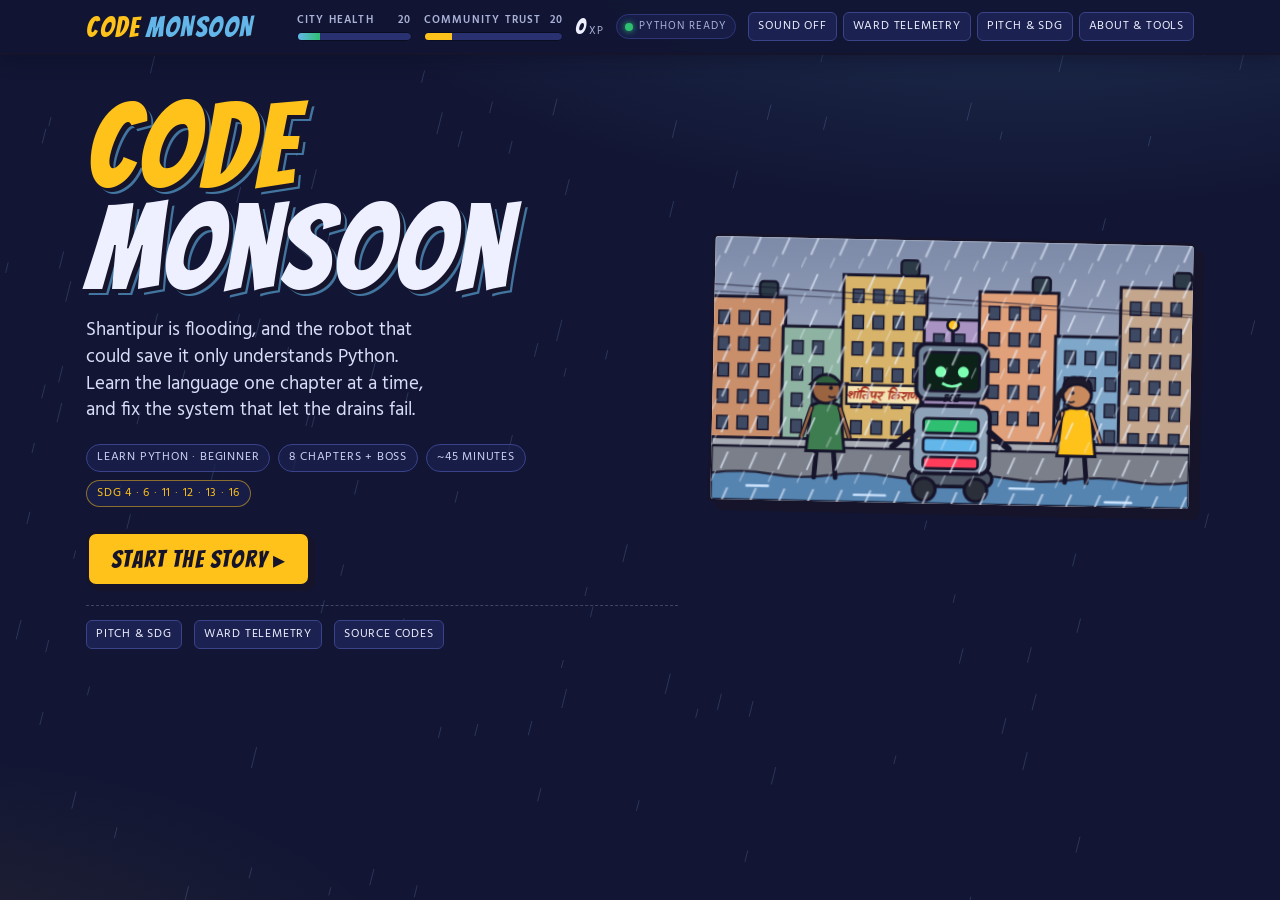
<file: Strory verse/codes/index.html>
<!doctype html>
<html lang="en">
<head>
  <meta charset="utf-8">
  <title>Code Monsoon · Storyverse Round 2</title>
  <meta name="description" content="A comic-style story game that teaches Python to complete beginners. Fix the drains. Fix the system. Storyverse 2026.">
  <meta name="viewport" content="width=device-width, initial-scale=1, viewport-fit=cover">
  <link rel="preconnect" href="https://fonts.googleapis.com">
  <link rel="preconnect" href="https://fonts.gstatic.com" crossorigin>
  <link rel="stylesheet" href="https://fonts.googleapis.com/css2?family=Bangers&family=Hind:wght@400;500;600;700&family=JetBrains+Mono:wght@400;600&family=Kalam:wght@400;700&display=swap">
  <link rel="stylesheet" href="style.css">
  
  <!-- Local offline Skulpt runtime with automatic CDN fallback -->
  <script src="vendor/skulpt.min.js"></script>
  <script src="vendor/skulpt-stdlib.js"></script>
  <script>
    if (typeof Sk === 'undefined') {
      document.write('<script src="https://cdn.jsdelivr.net/npm/skulpt@1.2.0/dist/skulpt.min.js"><\\/script>');
      document.write('<script src="https://cdn.jsdelivr.net/npm/skulpt@1.2.0/dist/skulpt-stdlib.js"><\\/script>');
    }
  </script>
</head>
<body>
  <canvas id="rain" aria-hidden="true"></canvas>

  <header class="top">
    <div class="top-in">
      <button class="brand" id="home" aria-label="Code Monsoon home">CODE <span>MONSOON</span></button>
      <div class="hud" aria-label="Progress">
        <div class="meter">
          <label><span><span class="lg">City </span>Health</span><span id="hv">0</span></label>
          <div class="bar health"><i id="hb"></i></div>
        </div>
        <div class="meter">
          <label><span><span class="lg">Community </span>Trust</span><span id="tv">0</span></label>
          <div class="bar trust"><i id="tb"></i></div>
        </div>
        <div class="xp" id="xp">0<small>XP</small></div>
        <div class="engine" id="engine"><i></i><span>Python Loading</span></div>
        <div class="top-btns">
          <button class="iconbtn" id="snd" aria-pressed="false">Sound Off</button>
          <button class="iconbtn" id="telem">Ward Telemetry</button>
          <button class="iconbtn" id="pitch">Pitch &amp; SDG</button>
          <button class="iconbtn" id="about">About &amp; Tools</button>
        </div>
      </div>
    </div>
  </header>

  <main class="wrap" id="app"></main>

  <script src="story_data.js"></script>
  <script src="game.js"></script>
</body>
</html>
</file>
<file: Strory verse/codes/style.css>
/* =========================================================
   CODE MONSOON - STYLESHEET
   Storyverse Round 2: Build the World
   Comic-style narrative learn-to-code game (Python)
   ========================================================= */

:root {
  --night: #121634;        /* monsoon night ground */
  --night-2: #1b2150;      /* raised surfaces */
  --night-3: #242c6b;      /* card hover / active */
  --paper: #f3f6f8;        /* comic panel paper */
  --ink: #16142a;          /* comic ink lines */
  --marigold: #ffc21a;     /* Meera's kurta, accents */
  --rain: #62b6ea;         /* water, info */
  --leaf: #2fbf71;         /* success, green waste */
  --alarm: #ff3d5a;        /* GRIDLOCK red, danger */
  --term: #0c2219;         /* BOLT terminal bg */
  --term-fg: #7dffb2;      /* terminal text */
  --muted: #aab2d8;
  --fg: #eef0ff;
  --display: "Bangers", "Impact", "Arial Narrow Bold", sans-serif;
  --hand: "Kalam", "Comic Sans MS", "Segoe Print", cursive;
  --body: "Hind", "Segoe UI", system-ui, sans-serif;
  --mono: "JetBrains Mono", ui-monospace, "SFMono-Regular", Menlo, Consolas, monospace;
  color-scheme: dark;
}

* { box-sizing: border-box; }
html {
  background: var(--night);
  color: var(--fg);
  scroll-behavior: smooth;
  scroll-padding-top: env(safe-area-inset-top, 0px);
}
body {
  margin: 0;
  padding: 0;
  font-family: var(--body);
  font-size: 16px;
  line-height: 1.5;
  min-height: 100vh;
  color: var(--fg);
  background-attachment: fixed;
  background:
    radial-gradient(1200px 500px at 80% -10%, rgba(98, 182, 234, .18), transparent 60%),
    radial-gradient(900px 400px at -10% 110%, rgba(255, 194, 26, .08), transparent 60%),
    var(--night);
}

img { max-width: 100%; }
button { font: inherit; cursor: pointer; }
:focus-visible { outline: 3px solid var(--marigold); outline-offset: 2px; }

.wrap {
  max-width: 1140px;
  margin: 0 auto;
  padding-inline: 16px;
  padding-block: 0 48px;
  position: relative;
}

/* =========================================================
   TOP BAR & HUD
   ========================================================= */
.top {
  position: sticky;
  top: env(safe-area-inset-top, 0px);
  z-index: 30;
  background: rgba(18, 22, 52, .94);
  backdrop-filter: blur(10px);
  border-bottom: 2px solid var(--ink);
  box-shadow: 0 4px 18px rgba(10, 12, 34, 0.45);
}
.top-in {
  max-width: 1140px;
  margin: 0 auto;
  padding: 10px 16px;
  display: flex;
  gap: 12px;
  align-items: center;
  flex-wrap: wrap;
}
.brand {
  font-family: var(--display);
  font-size: 28px;
  letter-spacing: 1.5px;
  color: var(--marigold);
  background: none;
  border: 0;
  padding: 0;
  line-height: 1;
  text-shadow: 2px 2px 0 var(--ink);
  display: flex;
  align-items: center;
  gap: 6px;
  transition: transform .12s;
}
.brand:hover { transform: scale(1.02); }
.brand span { color: var(--rain); }

.hud {
  display: flex;
  gap: 12px;
  align-items: center;
  flex-wrap: wrap;
  margin-left: auto;
}
.meter {
  display: flex;
  flex-direction: column;
  gap: 3px;
  min-width: 115px;
}
.meter label {
  gap: 8px;
  font-size: 11px;
  letter-spacing: 1.2px;
  text-transform: uppercase;
  color: var(--muted);
  display: flex;
  justify-content: space-between;
  font-variant-numeric: tabular-nums;
  font-weight: 600;
}
.bar {
  height: 9px;
  border-radius: 5px;
  background: #2a3170;
  overflow: hidden;
  border: 1px solid #0a0c22;
}
.bar i {
  display: block;
  height: 100%;
  transition: width .8s cubic-bezier(.2, .8, .2, 1);
}
.bar.health i { background: linear-gradient(90deg, var(--rain), var(--leaf)); }
.bar.trust i { background: var(--marigold); }

.xp {
  font-family: var(--display);
  font-size: 22px;
  letter-spacing: 1px;
  color: var(--fg);
  font-variant-numeric: tabular-nums;
}
.xp small {
  font-family: var(--body);
  font-size: 11px;
  color: var(--muted);
  letter-spacing: 1.2px;
  margin-left: 3px;
}

.engine {
  font-size: 11px;
  letter-spacing: 1px;
  text-transform: uppercase;
  color: var(--muted);
  display: flex;
  align-items: center;
  gap: 6px;
  padding: 3px 8px;
  border-radius: 999px;
  background: rgba(27, 33, 80, 0.7);
  border: 1px solid #2e3678;
}
.engine i {
  width: 8px;
  height: 8px;
  border-radius: 50%;
  background: #777;
  display: inline-block;
}
.engine.ok i { background: var(--leaf); box-shadow: 0 0 6px var(--leaf); }
.engine.bad i { background: var(--alarm); box-shadow: 0 0 6px var(--alarm); }

.top-btns {
  display: flex;
  gap: 6px;
  align-items: center;
  flex-wrap: wrap;
}
.iconbtn {
  font-family: var(--body);
  font-size: 11.5px;
  letter-spacing: 0.8px;
  text-transform: uppercase;
  color: var(--fg);
  background: var(--night-2);
  border: 1.5px solid #3a438a;
  border-radius: 6px;
  padding: 5px 9px;
  transition: background .15s, border-color .15s, transform .12s;
  display: inline-flex;
  align-items: center;
  gap: 4px;
}
.iconbtn:hover {
  border-color: var(--marigold);
  background: var(--night-3);
  transform: translateY(-1px);
}
.iconbtn.active {
  border-color: var(--marigold);
  background: var(--marigold);
  color: var(--ink);
  font-weight: 700;
}

/* Background Canvas */
#rain {
  position: fixed;
  inset: 0;
  pointer-events: none;
  z-index: 0;
  opacity: .35;
}

/* =========================================================
   BUTTONS & CHIPS
   ========================================================= */
.btn {
  display: inline-flex;
  align-items: center;
  gap: 8px;
  border: 3px solid var(--ink);
  background: var(--marigold);
  color: var(--ink);
  font-family: var(--display);
  font-size: 24px;
  letter-spacing: 1.2px;
  padding: 8px 22px 6px;
  border-radius: 10px;
  box-shadow: 4px 4px 0 var(--ink);
  transition: transform .12s, box-shadow .12s;
}
.btn:hover:not([disabled]) {
  transform: translate(-1px, -1px);
  box-shadow: 5px 5px 0 var(--ink);
}
.btn:active:not([disabled]) {
  transform: translate(3px, 3px);
  box-shadow: 1px 1px 0 var(--ink);
}
.btn.ghost { background: var(--paper); color: var(--ink); }
.btn.run { background: var(--leaf); color: var(--ink); }
.btn.alarm { background: var(--alarm); color: #fff; }
.btn.small {
  font-size: 17px;
  padding: 5px 14px 4px;
  box-shadow: 3px 3px 0 var(--ink);
  border-width: 2.5px;
}
.btn[disabled] { opacity: .5; cursor: not-allowed; }
.linkbtn {
  background: none;
  border: 0;
  color: var(--muted);
  text-decoration: underline;
  padding: 0;
  font-size: 14px;
  cursor: pointer;
}
.linkbtn:hover { color: var(--marigold); }

.chip {
  font-size: 11.5px;
  letter-spacing: .8px;
  text-transform: uppercase;
  padding: 4px 10px;
  border-radius: 999px;
  border: 1px solid #3a438a;
  color: #cdd3f5;
  background: rgba(27, 33, 80, .7);
}
.chip.sdg {
  border-color: rgba(255, 194, 26, .5);
  color: var(--marigold);
}
.chip.badge {
  background: var(--marigold);
  color: var(--ink);
  font-weight: 700;
  border-color: var(--ink);
}

/* =========================================================
   HERO / TITLE SCREEN
   ========================================================= */
.hero {
  display: grid;
  grid-template-columns: 1.1fr .9fr;
  gap: 32px;
  align-items: center;
  padding-block: 40px 24px;
}
.hero h1 {
  font-family: var(--display);
  font-weight: 400;
  font-size: clamp(56px, 10vw, 120px);
  line-height: .85;
  margin: 0;
  letter-spacing: 2px;
  color: var(--marigold);
  text-shadow: 4px 4px 0 var(--ink), 6px 6px 0 rgba(98, 182, 234, .6);
  text-wrap: balance;
}
.hero h1 span { display: block; color: var(--fg); }
.hero .dek {
  font-size: 18.5px;
  max-width: 36ch;
  color: #d9ddf7;
  margin: 18px 0 20px;
  line-height: 1.45;
}
.hero .meta { display: flex; flex-wrap: wrap; gap: 8px; margin-bottom: 24px; }
.hero-art {
  border: 3px solid var(--ink);
  border-radius: 6px;
  overflow: hidden;
  box-shadow: 8px 8px 0 var(--ink);
  background: var(--paper);
  transform: rotate(1.2deg);
}
.hero-art svg { display: block; width: 100%; height: auto; }

.hero-quicklinks {
  display: flex;
  gap: 12px;
  flex-wrap: wrap;
  margin-top: 18px;
  padding-top: 14px;
  border-top: 1px dashed rgba(170, 178, 216, 0.3);
}

/* =========================================================
   WARD MAP & LIVE BANNER
   ========================================================= */
.maphead { margin-bottom: 8px; }
.mh-art { width: min(100%, 460px); position: relative; }
.citywrap {
  border: 3px solid var(--ink);
  border-radius: 6px;
  overflow: hidden;
  box-shadow: 6px 6px 0 var(--ink);
  background: var(--paper);
}
.citywrap svg { display: block; width: 100%; height: auto; }
.floodtag {
  position: absolute;
  left: 10px;
  bottom: 10px;
  font-family: var(--display);
  letter-spacing: 1.2px;
  font-size: 16px;
  background: var(--marigold);
  color: var(--ink);
  border: 2px solid var(--ink);
  padding: 2px 9px 0;
  border-radius: 4px;
  box-shadow: 2px 2px 0 var(--ink);
}

.sect-h {
  font-family: var(--display);
  font-weight: 400;
  font-size: 40px;
  letter-spacing: 1.5px;
  margin: 24px 0 4px;
  color: var(--fg);
  text-wrap: balance;
}
.sect-sub { color: var(--muted); margin: 0 0 16px; max-width: 65ch; font-size: 15px; }

/* Filter Tabs */
.map-filters {
  display: flex;
  gap: 8px;
  flex-wrap: wrap;
  margin-bottom: 16px;
}
.filter-btn {
  font-family: var(--body);
  font-size: 13px;
  font-weight: 600;
  letter-spacing: 0.5px;
  padding: 6px 14px;
  border-radius: 999px;
  border: 1.5px solid #323b7a;
  background: var(--night-2);
  color: var(--muted);
  transition: all .15s;
}
.filter-btn:hover { border-color: var(--marigold); color: #fff; }
.filter-btn.active {
  background: var(--marigold);
  color: var(--ink);
  border-color: var(--ink);
  box-shadow: 2px 2px 0 var(--ink);
}

.ward {
  display: grid;
  grid-template-columns: repeat(auto-fill, minmax(260px, 1fr));
  gap: 16px;
}
.node {
  position: relative;
  text-align: left;
  border: 3px solid var(--ink);
  border-radius: 8px;
  background: var(--paper);
  color: var(--ink);
  padding: 0;
  overflow: hidden;
  box-shadow: 5px 5px 0 var(--ink);
  transition: transform .15s, box-shadow .15s;
}
.node:hover:not([disabled]) {
  transform: translate(-2px, -2px) rotate(-.4deg);
  box-shadow: 7px 7px 0 var(--ink);
}
.node .thumb {
  height: 120px;
  border-bottom: 3px solid var(--ink);
  overflow: hidden;
  background: #cfd8e6;
}
.node .thumb svg { width: 100%; height: 100%; display: block; }
.node .nb {
  padding: 10px 14px 14px;
  display: flex;
  flex-direction: column;
  gap: 2px;
}
.node .num {
  font-family: var(--display);
  font-size: 14px;
  letter-spacing: 1px;
  color: #5b5a78;
}
.node h3 {
  margin: 0;
  font-family: var(--display);
  font-weight: 400;
  font-size: 25px;
  letter-spacing: .8px;
  line-height: 1;
}
.node .concept {
  font-family: var(--mono);
  font-size: 12.5px;
  color: #2a2a48;
  margin-top: 2px;
}
.node .state {
  position: absolute;
  top: 10px;
  right: 10px;
  font-family: var(--display);
  font-size: 14px;
  letter-spacing: 1px;
  padding: 3px 9px 1px;
  border: 2px solid var(--ink);
  border-radius: 6px;
  background: var(--paper);
  box-shadow: 2px 2px 0 var(--ink);
}
.node.done .state { background: var(--leaf); }
.node.open .state { background: var(--marigold); }
.node.boss .state { background: var(--alarm); color: #fff; }
.node.expansion .state { background: #b088f9; color: #fff; }
.node[disabled] { cursor: not-allowed; }
.node[disabled] .thumb, .node[disabled] .nb { filter: grayscale(1) brightness(.75); }
.node[disabled] .state { background: #c9ccd8; color: #666; }
.map-foot {
  display: flex;
  gap: 16px;
  align-items: center;
  flex-wrap: wrap;
  margin-top: 24px;
}

/* =========================================================
   CHAPTER HEAD & STEPS STRIP
   ========================================================= */
.ch-head {
  display: flex;
  gap: 16px;
  align-items: flex-end;
  justify-content: space-between;
  flex-wrap: wrap;
  margin: 22px 0 14px;
}
.ch-head .eyebrow {
  font-size: 12px;
  letter-spacing: 1.6px;
  text-transform: uppercase;
  color: var(--rain);
  font-weight: 700;
}
.ch-head h2 {
  margin: 0;
  font-family: var(--display);
  font-weight: 400;
  font-size: clamp(34px, 6vw, 52px);
  letter-spacing: 1.5px;
  line-height: 1;
  text-wrap: balance;
}
.steps {
  display: flex;
  gap: 6px;
  flex-wrap: wrap;
}
.steps span {
  font-size: 11px;
  letter-spacing: 1.3px;
  text-transform: uppercase;
  padding: 4px 9px;
  border-radius: 4px;
  background: var(--night-2);
  color: var(--muted);
  border: 1px solid #2c3478;
}
.steps span.on {
  background: var(--marigold);
  color: var(--ink);
  border-color: var(--ink);
  font-weight: 700;
}
.steps span.past {
  color: var(--leaf);
  border-color: rgba(47, 191, 113, .4);
}

/* =========================================================
   COMIC PANELS & SPEECH BUBBLES
   ========================================================= */
.comic {
  display: grid;
  grid-template-columns: repeat(2, minmax(0, 1fr));
  gap: 18px;
}
.panel {
  position: relative;
  background: var(--paper);
  color: var(--ink);
  border: 3px solid var(--ink);
  border-radius: 4px;
  box-shadow: 6px 6px 0 var(--ink);
  overflow: hidden;
  animation: pop .45s cubic-bezier(.2, 1.4, .4, 1) both;
  min-width: 0;
}
.panel.wide { grid-column: 1 / -1; }
.panel .art {
  border-bottom: 3px solid var(--ink);
  background: #cfd8e6;
}
.panel .art svg { display: block; width: 100%; height: auto; }
.panel .pn {
  position: absolute;
  top: 8px;
  left: 8px;
  z-index: 2;
  background: var(--paper);
  border: 2px solid var(--ink);
  font-family: var(--display);
  font-size: 17px;
  line-height: 1;
  padding: 4px 7px 2px;
  border-radius: 3px;
  box-shadow: 2px 2px 0 var(--ink);
}
.panel .words {
  padding: 14px;
  display: flex;
  flex-direction: column;
  gap: 12px;
}
.caption {
  background: var(--rain);
  color: var(--ink);
  border: 2px solid var(--ink);
  padding: 6px 10px;
  font-weight: 600;
  font-size: 14.5px;
  line-height: 1.35;
  align-self: flex-start;
  max-width: 100%;
  box-shadow: 2px 2px 0 var(--ink);
}
.say {
  display: flex;
  gap: 10px;
  align-items: flex-start;
  min-width: 0;
}
.say.right { flex-direction: row-reverse; }
.ava {
  flex: 0 0 auto;
  width: 42px;
  height: 42px;
  border-radius: 50%;
  border: 2.5px solid var(--ink);
  overflow: hidden;
  background: #fff;
  box-shadow: 2px 2px 0 var(--ink);
}
.ava svg { width: 100%; height: 100%; display: block; }
.bubble {
  position: relative;
  background: #fff;
  border: 2.5px solid var(--ink);
  border-radius: 20px;
  padding: 7px 14px 8px;
  font-family: var(--hand);
  font-size: 17px;
  line-height: 1.3;
  min-width: 0;
  max-width: 100%;
  overflow-wrap: anywhere;
  box-shadow: 2px 2px 0 var(--ink);
}
.bubble::before {
  content: "";
  position: absolute;
  left: -11px;
  top: 14px;
  border: 7px solid transparent;
  border-right: 11px solid var(--ink);
}
.bubble::after {
  content: "";
  position: absolute;
  left: -6px;
  top: 16px;
  border: 5px solid transparent;
  border-right: 8px solid #fff;
}
.say.right .bubble::before {
  left: auto;
  right: -11px;
  border-right-color: transparent;
  border-left: 11px solid var(--ink);
}
.say.right .bubble::after {
  left: auto;
  right: -6px;
  border-right-color: transparent;
  border-left: 8px solid #fff;
}
.bubble b {
  display: block;
  font-family: var(--body);
  font-size: 11px;
  letter-spacing: 1.3px;
  text-transform: uppercase;
  color: #5b5a78;
  font-weight: 700;
}
.bubble.bolt {
  background: var(--term);
  color: var(--term-fg);
  border-radius: 6px;
  font-family: var(--mono);
  font-size: 14px;
  letter-spacing: .2px;
}
.bubble.bolt b { color: #3fbf7f; }
.bubble.bolt::after { border-right-color: var(--term); }
.say.right .bubble.bolt::after {
  border-left-color: var(--term);
  border-right-color: transparent;
}
.bubble.grid {
  background: #2a0910;
  color: #ff8597;
  border-radius: 2px;
  font-family: var(--mono);
  font-size: 14px;
  border-color: var(--alarm);
}
.bubble.grid b { color: var(--alarm); }
.bubble.grid::after { border-right-color: #2a0910; }
.bubble.grid::before { border-right-color: var(--alarm); }
.bubble.grid.fixed {
  background: #071f33;
  color: #9fd8ff;
  border-color: var(--rain);
}
.bubble.grid.fixed b { color: var(--rain); }
.bubble.grid.fixed::after { border-right-color: #071f33; }
.bubble.grid.fixed::before { border-right-color: var(--rain); }

.ctrl {
  display: flex;
  gap: 12px;
  align-items: center;
  justify-content: flex-end;
  margin-top: 20px;
  flex-wrap: wrap;
}
.ctrl .count {
  color: var(--muted);
  font-size: 13px;
  letter-spacing: 1px;
  margin-right: auto;
  font-variant-numeric: tabular-nums;
}

/* =========================================================
   CHOICE STEP (COMMUNITY TRUST)
   ========================================================= */
.choice {
  margin-top: 22px;
  border: 3px solid var(--ink);
  background: var(--night-2);
  border-radius: 8px;
  padding: 18px;
  box-shadow: 6px 6px 0 var(--ink);
}
.choice h3 {
  font-family: var(--display);
  font-weight: 400;
  font-size: 28px;
  letter-spacing: 1px;
  margin: 0 0 4px;
  color: var(--marigold);
}
.choice p { margin: 0 0 14px; color: var(--muted); }
.opts { display: grid; gap: 10px; }
.opt {
  text-align: left;
  border: 2.5px solid var(--ink);
  background: var(--paper);
  color: var(--ink);
  border-radius: 18px;
  padding: 10px 16px;
  font-family: var(--hand);
  font-size: 18px;
  line-height: 1.3;
  box-shadow: 3px 3px 0 var(--ink);
  transition: transform .12s, box-shadow .12s;
}
.opt:hover {
  transform: translate(-1px, -1px);
  box-shadow: 4px 4px 0 var(--ink);
}
.result { margin-top: 14px; }
.delta {
  display: inline-block;
  font-family: var(--display);
  font-size: 18px;
  letter-spacing: 1px;
  padding: 3px 10px 1px;
  border-radius: 5px;
  border: 2px solid var(--ink);
  margin-bottom: 10px;
  box-shadow: 2px 2px 0 var(--ink);
}
.delta.up { background: var(--leaf); color: var(--ink); }
.delta.down { background: var(--alarm); color: #fff; }

/* =========================================================
   LESSON / BOLT'S MANUAL
   ========================================================= */
.manual {
  display: grid;
  grid-template-columns: minmax(0, 1.1fr) minmax(0, .9fr);
  gap: 22px;
  align-items: start;
}
.manual-card {
  background: var(--paper);
  color: var(--ink);
  border: 3px solid var(--ink);
  border-radius: 6px;
  box-shadow: 6px 6px 0 var(--ink);
  padding: 22px 24px;
}
.manual-card .eyebrow {
  font-size: 12px;
  letter-spacing: 1.6px;
  text-transform: uppercase;
  color: #3c6f96;
  font-weight: 700;
}
.manual-card h3 {
  font-family: var(--display);
  font-weight: 400;
  font-size: 34px;
  letter-spacing: 1px;
  margin: 2px 0 10px;
  line-height: 1;
}
.manual-card p { margin: 0 0 12px; max-width: 62ch; }
.manual-card ul { margin: 0 0 12px; padding-left: 20px; }
.manual-card li { margin-bottom: 6px; }
code.i {
  font-family: var(--mono);
  font-size: .88em;
  background: #e1e6ee;
  border: 1px solid #c5ccd8;
  border-radius: 4px;
  padding: 1px 5px;
  color: #1f2f60;
}
.term {
  background: var(--term);
  color: #d7ffe9;
  border: 3px solid var(--ink);
  border-radius: 8px;
  box-shadow: 6px 6px 0 var(--ink);
  overflow: hidden;
  min-width: 0;
}
.term-h {
  display: flex;
  align-items: center;
  gap: 8px;
  padding: 8px 12px;
  background: #06140e;
  border-bottom: 2px solid var(--ink);
  font-family: var(--mono);
  font-size: 12px;
  color: #3fbf7f;
  letter-spacing: .5px;
}
.term-h i {
  width: 10px;
  height: 10px;
  border-radius: 50%;
  background: #1f5c3d;
  display: inline-block;
}
pre.code {
  margin: 0;
  padding: 14px 16px;
  font-family: var(--mono);
  font-size: 14px;
  line-height: 1.6;
  overflow-x: auto;
  white-space: pre;
}
.out-lbl {
  font-family: var(--mono);
  font-size: 11px;
  letter-spacing: 1px;
  color: #3fbf7f;
  padding: 8px 16px 0;
  border-top: 1px dashed #1f5c3d;
  text-transform: uppercase;
}
pre.out {
  margin: 0;
  padding: 6px 16px 14px;
  font-family: var(--mono);
  font-size: 14px;
  line-height: 1.5;
  color: var(--term-fg);
  white-space: pre-wrap;
}
.tk-k { color: #ffc86b; font-weight: 600; }
.tk-s { color: #9be7ff; }
.tk-n { color: #ff9fb8; }
.tk-c { color: #5d9a7b; font-style: italic; }
.tk-f { color: #c8b4ff; }

/* =========================================================
   MISSION STEP (EDITOR & EVALUATION)
   ========================================================= */
.mission {
  display: grid;
  grid-template-columns: minmax(0, 1.15fr) minmax(0, .85fr);
  gap: 20px;
  align-items: start;
}
.brief {
  background: var(--paper);
  color: var(--ink);
  border: 3px solid var(--ink);
  border-radius: 6px;
  box-shadow: 5px 5px 0 var(--ink);
  padding: 16px 18px;
  margin-bottom: 18px;
}
.brief .eyebrow {
  font-size: 12px;
  letter-spacing: 1.6px;
  text-transform: uppercase;
  color: #a0650a;
  font-weight: 700;
}
.brief h3 {
  font-family: var(--display);
  font-weight: 400;
  font-size: 26px;
  letter-spacing: .8px;
  margin: 2px 0 6px;
  line-height: 1.05;
}
.brief p { margin: 0 0 8px; }
.brief pre {
  margin: 8px 0 0;
  background: var(--term);
  color: var(--term-fg);
  padding: 8px 12px;
  border-radius: 5px;
  font-family: var(--mono);
  font-size: 13.5px;
  overflow-x: auto;
  border: 2px solid var(--ink);
}
.bins {
  display: grid;
  grid-template-columns: repeat(3, minmax(0, 1fr));
  gap: 8px;
  margin-top: 8px;
}
.bins div {
  border: 2px solid var(--ink);
  border-radius: 6px;
  padding: 6px 8px;
  font-size: 13px;
  line-height: 1.3;
}
.bins strong {
  display: block;
  font-family: var(--display);
  font-weight: 400;
  font-size: 18px;
  letter-spacing: 1px;
}

.editor {
  display: flex;
  background: #081a12;
  font-family: var(--mono);
  font-size: 14.5px;
  line-height: 1.6;
  position: relative;
}
.gutter {
  flex: 0 0 auto;
  padding: 12px 8px 12px 12px;
  text-align: right;
  color: #2f6b4c;
  user-select: none;
  white-space: pre;
  overflow: hidden;
  font-variant-numeric: tabular-nums;
  border-right: 1px solid #143525;
}
textarea.ed {
  flex: 1;
  min-width: 0;
  min-height: 300px;
  resize: vertical;
  border: 0;
  outline: 0;
  background: transparent;
  color: #e2fff0;
  font: inherit;
  line-height: inherit;
  padding: 12px 14px 12px 8px;
  white-space: pre;
  overflow-wrap: normal;
  overflow-x: auto;
  tab-size: 4;
  caret-color: var(--marigold);
}
textarea.ed:focus-visible { outline: none; }
.editor:focus-within { box-shadow: inset 0 0 0 2px var(--marigold); }
.ed-bar {
  display: flex;
  gap: 8px;
  align-items: center;
  flex-wrap: wrap;
  padding: 8px 12px;
  background: #06140e;
  border-top: 2px solid var(--ink);
}
.ed-bar .kbd {
  margin-left: auto;
  font-family: var(--mono);
  font-size: 11px;
  color: #3fbf7f;
}

.side {
  display: flex;
  flex-direction: column;
  gap: 16px;
  min-width: 0;
}
.console pre.out { min-height: 84px; max-height: 260px; overflow: auto; }
.console .err { color: #ff9aa9; font-weight: 600; display: block; margin-top: 4px; }

.checks {
  background: var(--paper);
  color: var(--ink);
  border: 3px solid var(--ink);
  border-radius: 6px;
  box-shadow: 5px 5px 0 var(--ink);
  padding: 14px 16px;
}
.checks h4, .hints h4 {
  margin: 0 0 8px;
  font-size: 12px;
  letter-spacing: 1.6px;
  text-transform: uppercase;
}
.checks ul {
  list-style: none;
  margin: 0;
  padding: 0;
  display: flex;
  flex-direction: column;
  gap: 7px;
}
.checks li {
  display: flex;
  gap: 9px;
  align-items: flex-start;
  font-size: 14.5px;
  line-height: 1.35;
}
.checks li i {
  flex: 0 0 auto;
  width: 20px;
  height: 20px;
  border-radius: 50%;
  border: 2px solid var(--ink);
  display: grid;
  place-items: center;
  font-style: normal;
  font-size: 12px;
  font-weight: 700;
  margin-top: 1px;
  background: #dfe3ea;
}
.checks li.pass i { background: var(--leaf); color: var(--ink); }
.checks li.fail i { background: var(--alarm); color: #fff; }

.feedback {
  margin-top: 10px;
  font-size: 14.5px;
  background: #fff3cf;
  border: 2px solid var(--ink);
  border-radius: 6px;
  padding: 8px 10px;
  box-shadow: 2px 2px 0 var(--ink);
}
.feedback:empty { display: none; }

.hints {
  background: var(--night-2);
  border: 2px solid #2c3478;
  border-radius: 8px;
  padding: 14px 16px;
}
.hints ol {
  margin: 0 0 10px;
  padding-left: 20px;
  display: flex;
  flex-direction: column;
  gap: 6px;
  font-size: 14.5px;
}
.hints .row {
  display: flex;
  gap: 12px;
  flex-wrap: wrap;
  align-items: center;
}
.hints .cost { font-size: 12px; color: var(--muted); }

/* =========================================================
   BOSS FIGHT: GRIDLOCK
   ========================================================= */
.boss {
  display: flex;
  gap: 14px;
  align-items: center;
  flex-wrap: wrap;
  background: #2a0910;
  border: 3px solid var(--ink);
  border-radius: 8px;
  padding: 12px 14px;
  margin-bottom: 18px;
  box-shadow: 5px 5px 0 var(--ink);
}
.boss .bn {
  font-family: var(--display);
  font-size: 26px;
  letter-spacing: 2px;
  color: var(--alarm);
  line-height: 1;
}
.boss .hp { flex: 1; min-width: 160px; display: flex; gap: 5px; }
.boss .hp span {
  flex: 1;
  height: 16px;
  border: 2px solid var(--ink);
  background: var(--alarm);
  border-radius: 3px;
  transition: background .4s, opacity .4s;
}
.boss .hp span.down { background: #3b1a22; opacity: .6; }
.boss .lies { display: flex; gap: 6px; }
.boss .lies span {
  font-family: var(--display);
  font-size: 14px;
  letter-spacing: 1px;
  padding: 3px 8px 1px;
  border-radius: 4px;
  border: 2px solid var(--ink);
  background: var(--alarm);
  color: #fff;
}
.boss .lies span.fixed { background: var(--rain); color: var(--ink); }
.boss.beaten { background: #071f33; }
.boss.beaten .bn { color: var(--rain); }

/* =========================================================
   MISSION VISUALIZERS
   ========================================================= */
.viz {
  background: var(--night-2);
  border: 2px solid #2c3478;
  border-radius: 8px;
  padding: 12px 14px;
}
.viz h4 {
  margin: 0 0 8px;
  font-size: 12px;
  letter-spacing: 1.6px;
  text-transform: uppercase;
  color: var(--muted);
}
.viz small { display: block; margin-top: 8px; color: var(--muted); font-size: 13px; }

/* 12 Drains Beat */
.drains {
  display: grid;
  grid-template-columns: repeat(12, minmax(0, 1fr));
  gap: 4px;
}
.drains span {
  height: 26px;
  display: grid;
  place-items: center;
  font-family: var(--mono);
  font-size: 10px;
  border: 2px solid var(--ink);
  border-radius: 3px;
  background: #3a2530;
  color: #c9a3b0;
  transition: background .3s;
}
.drains span.on { background: var(--leaf); color: var(--ink); font-weight: 700; }

/* 8 Drains Bar Chart */
.bars {
  display: flex;
  gap: 6px;
  align-items: flex-end;
  height: 110px;
}
.bars .b {
  flex: 1;
  background: var(--rain);
  border: 2px solid var(--ink);
  border-radius: 3px 3px 0 0;
  position: relative;
  min-width: 0;
  transition: background .3s, height .4s;
}
.bars .b.hot { background: var(--alarm); }
.bars .b.worst { box-shadow: 0 0 8px #ffea79; border-color: #ffea79; }
.bars .b em {
  position: absolute;
  top: -18px;
  left: 0;
  right: 0;
  text-align: center;
  font-style: normal;
  font-family: var(--mono);
  font-size: 10.5px;
  color: var(--fg);
}

/* Sump Tank Visualizer */
.sump-viz {
  display: flex;
  gap: 16px;
  align-items: center;
}
.sump-tank {
  width: 90px;
  height: 110px;
  border: 3px solid var(--ink);
  background: #111b2b;
  position: relative;
  border-radius: 4px;
  overflow: hidden;
}
.sump-water {
  position: absolute;
  bottom: 0;
  left: 0;
  right: 0;
  background: linear-gradient(180deg, rgba(98, 182, 234, 0.9), rgba(30, 90, 150, 0.95));
  transition: height 0.4s ease;
  border-top: 2px solid #b5e2ff;
}
.sump-threshold {
  position: absolute;
  left: 0;
  right: 0;
  border-top: 1.5px dashed var(--leaf);
  font-size: 9px;
  font-family: var(--mono);
  color: var(--leaf);
  padding-left: 2px;
}
.sump-stats {
  flex: 1;
  font-size: 13px;
  line-height: 1.4;
}

/* Forensic Table Visualizer */
.forensic-tbl {
  width: 100%;
  border-collapse: collapse;
  font-size: 12px;
  font-family: var(--mono);
}
.forensic-tbl th, .forensic-tbl td {
  padding: 4px 6px;
  border: 1px solid #333d79;
  text-align: left;
}
.forensic-tbl th {
  background: #0d122d;
  color: var(--rain);
}
.forensic-tbl tr.tampered {
  background: rgba(255, 61, 90, 0.2);
  color: #ff9aa9;
}
.forensic-tbl tr.tampered td:last-child {
  font-weight: 700;
  color: var(--alarm);
}

/* =========================================================
   WIN & FINALE SCREENS
   ========================================================= */
.stamp {
  display: inline-block;
  font-family: var(--display);
  font-size: 22px;
  letter-spacing: 2px;
  color: var(--leaf);
  border: 3px solid var(--leaf);
  padding: 4px 14px 2px;
  border-radius: 6px;
  transform: rotate(-3deg);
  margin-bottom: 12px;
  box-shadow: 2px 2px 0 var(--leaf);
}
.rewards {
  display: flex;
  gap: 10px;
  flex-wrap: wrap;
  margin: 16px 0 0;
}
.rewards span {
  font-family: var(--display);
  font-size: 18px;
  letter-spacing: 1px;
  padding: 4px 12px 2px;
  border: 2px solid var(--ink);
  border-radius: 6px;
  background: var(--paper);
  color: var(--ink);
  box-shadow: 2px 2px 0 var(--ink);
}
.tagline {
  font-family: var(--display);
  font-weight: 400;
  font-size: clamp(30px, 5.5vw, 52px);
  letter-spacing: 1.5px;
  color: var(--ink);
  background: var(--rain);
  border: 3px solid var(--ink);
  box-shadow: 6px 6px 0 var(--ink);
  padding: 10px 18px 6px;
  display: inline-block;
  margin: 26px 0 10px;
  text-wrap: balance;
}

/* Printable Certificate */
.cert {
  margin-top: 26px;
  background: var(--paper);
  color: var(--ink);
  border: 3px solid var(--ink);
  border-radius: 8px;
  box-shadow: 8px 8px 0 var(--ink);
  padding: 26px;
  display: grid;
  grid-template-columns: minmax(0, 1.2fr) minmax(0, .8fr);
  gap: 20px;
  align-items: center;
  position: relative;
}
.cert h3 {
  font-family: var(--display);
  font-weight: 400;
  font-size: 36px;
  letter-spacing: 1px;
  margin: 0;
  line-height: 1;
}
.cert .skills {
  display: flex;
  flex-wrap: wrap;
  gap: 6px;
  margin-top: 14px;
}
.cert .skills span {
  font-family: var(--mono);
  font-size: 12px;
  border: 1.5px solid var(--ink);
  border-radius: 4px;
  padding: 2px 7px;
  background: #e6f7ee;
  color: var(--ink);
}
.cert .stats {
  display: grid;
  grid-template-columns: repeat(3, auto);
  gap: 4px 18px;
  text-align: center;
}
.cert .stats b {
  font-family: var(--display);
  font-weight: 400;
  font-size: 38px;
  line-height: 1;
  display: block;
  font-variant-numeric: tabular-nums;
  color: var(--ink);
}
.cert .stats small {
  font-size: 11px;
  letter-spacing: 1.2px;
  text-transform: uppercase;
  color: #5b5a78;
}
.cert-name-input {
  font-family: var(--display);
  font-size: 26px;
  color: #1a2254;
  border: 2px dashed #405299;
  border-radius: 6px;
  padding: 4px 12px;
  background: #fff;
  width: 100%;
  max-width: 380px;
  margin-top: 6px;
}
.cert-seal {
  display: flex;
  gap: 12px;
  align-items: center;
  margin-top: 16px;
  font-size: 12px;
  color: #555;
  border-top: 1px solid #c5ccd8;
  padding-top: 12px;
}

.sandbox { margin-top: 28px; }

/* =========================================================
   DIALOGS / MODALS
   ========================================================= */
dialog.custom-dlg {
  max-width: min(780px, 94vw);
  max-height: 88vh;
  overflow: auto;
  background: var(--paper);
  color: var(--ink);
  border: 3px solid var(--ink);
  border-radius: 8px;
  box-shadow: 10px 10px 0 var(--ink);
  padding: 24px 28px;
}
dialog.custom-dlg::backdrop { background: rgba(8, 10, 30, .75); backdrop-filter: blur(4px); }
dialog.custom-dlg h3 {
  font-family: var(--display);
  font-weight: 400;
  font-size: 34px;
  letter-spacing: 1px;
  margin: 0 0 6px;
  line-height: 1;
}
dialog.custom-dlg h4 {
  font-family: var(--display);
  font-weight: 400;
  font-size: 22px;
  letter-spacing: 1px;
  margin: 18px 0 6px;
}
dialog.custom-dlg table {
  border-collapse: collapse;
  width: 100%;
  font-size: 14px;
}
dialog.custom-dlg td {
  border-top: 1px solid #c5ccd8;
  padding: 6px 8px 6px 0;
  vertical-align: top;
}
dialog.custom-dlg td:first-child {
  white-space: nowrap;
  font-weight: 700;
  padding-right: 14px;
}
dialog.custom-dlg ul { margin: 0; padding-left: 20px; }
dialog.custom-dlg .demo {
  display: flex;
  gap: 10px;
  align-items: flex-start;
  background: #fff3cf;
  border: 2px solid var(--ink);
  border-radius: 6px;
  padding: 10px 12px;
  margin-top: 16px;
  box-shadow: 2px 2px 0 var(--ink);
}
dialog.custom-dlg .demo input { margin-top: 4px; width: 18px; height: 18px; }
dialog.custom-dlg .row { display: flex; justify-content: flex-end; gap: 10px; margin-top: 20px; }

/* =========================================================
   ANIMATIONS & MOTION
   ========================================================= */
@keyframes pop {
  from { opacity: .001; transform: scale(.94) rotate(-.6deg); }
  to { opacity: 1; transform: none; }
}
@keyframes fall {
  from { transform: translate(0, -30px); }
  to { transform: translate(-14px, 30px); }
}
@keyframes blink { 50% { opacity: 0; } }
@keyframes bob { 50% { transform: translateY(-3px); } }
@keyframes shake {
  20%, 60% { transform: translateX(-4px); }
  40%, 80% { transform: translateX(4px); }
}
.rainfx { animation: fall .55s linear infinite; }
.blink { animation: blink 1s steps(1) infinite; }
.bob { animation: bob 2.4s ease-in-out infinite; }
.shake { animation: shake .4s; }

/* =========================================================
   RESPONSIVE LAYOUT
   ========================================================= */
@media (prefers-reduced-motion: reduce) {
  .rainfx, .blink, .bob, .panel { animation: none !important; }
  #rain { display: none; }
  .bar i { transition: none; }
}

@media (max-width: 860px) {
  .hero { grid-template-columns: 1fr; padding-top: 24px; }
  .hero-art { transform: none; }
  .comic { grid-template-columns: minmax(0, 1fr); }
  .manual, .mission { grid-template-columns: minmax(0, 1fr); }
  .cert { grid-template-columns: minmax(0, 1fr); }
}

@media (max-width: 540px) {
  .hud { margin-left: 0; width: 100%; gap: 10px; }
  .meter { min-width: 0; flex: 1; }
  .brand { font-size: 24px; }
  .lg { display: none; }
  .bins { grid-template-columns: minmax(0, 1fr); }
  .bubble { font-size: 16px; }
  .ctrl .count { width: 100%; }
}

/* =========================================================
   PRINT MEDIA QUERY (FOR CERTIFICATES)
   ========================================================= */
@media print {
  body * { visibility: hidden; }
  .cert, .cert * { visibility: visible; }
  .cert {
    position: absolute;
    left: 0;
    top: 0;
    width: 100%;
    box-shadow: none;
    border: 2px solid #000;
  }
}
</file>
